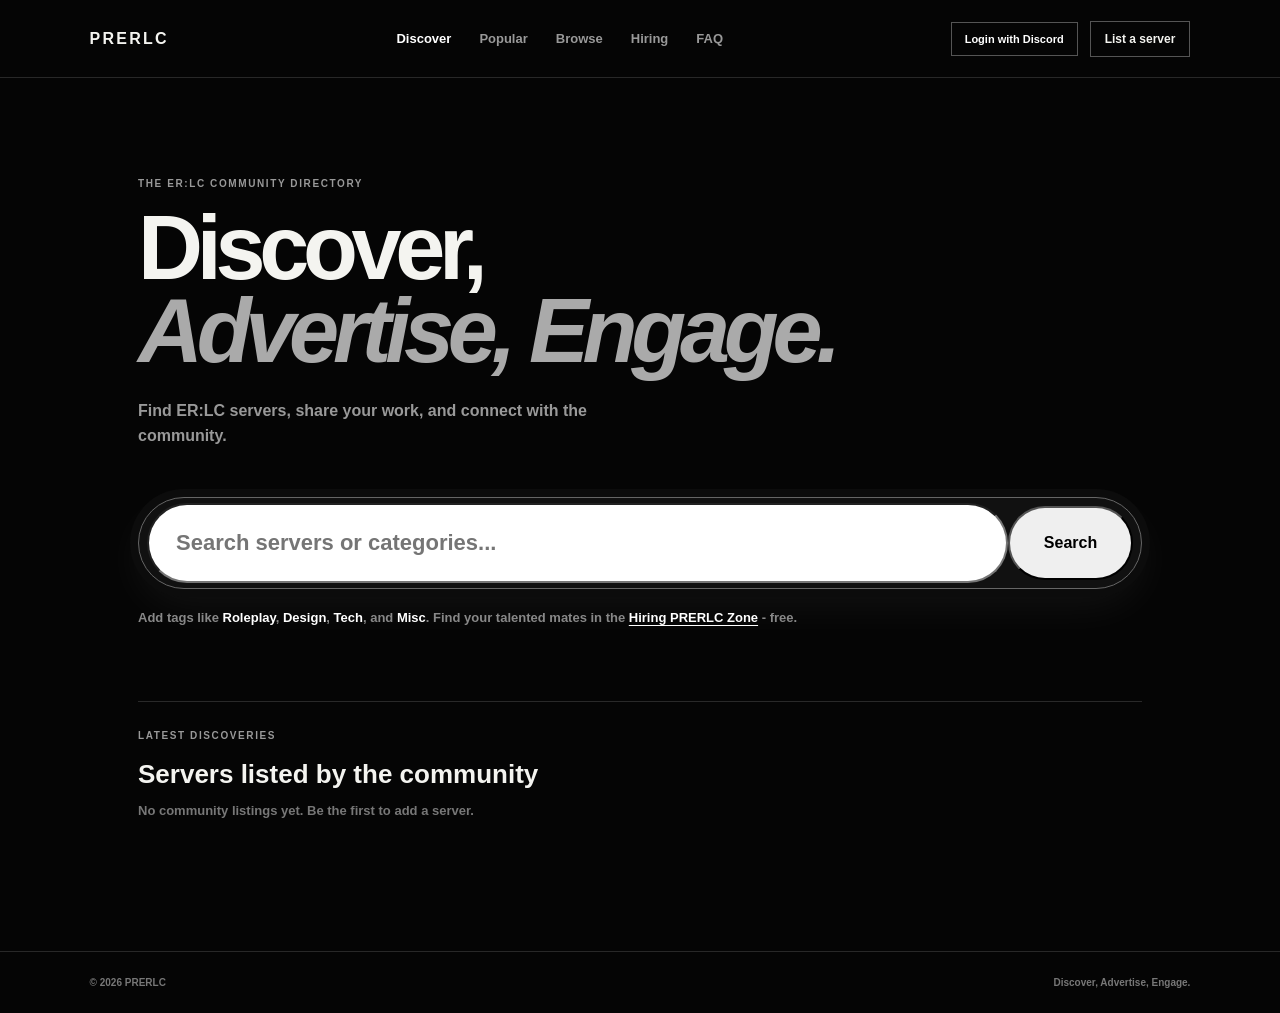
<file: index.html>
<!doctype html>
<html lang="en">
<head>
  <meta charset="UTF-8">
  <meta name="viewport" content="width=device-width, initial-scale=1.0">
  <title>PRERLC - Discover, Advertise, Engage</title>
  <link rel="stylesheet" href="page.css">
  <link rel="stylesheet" href="typography.css">
  <link rel="stylesheet" href="account.css">
  <link rel="stylesheet" href="discover.css">
   <style>
    .home-search{display:flex;align-items:center;width:100%;max-width:none;align-self:stretch;height:92px;margin-top:48px;padding:8px;border:1px solid #666;border-radius:50px;background:#111;box-shadow:0 0 0 8px #0c0c0c,0 16px 45px rgba(255,255,255,.06);overflow:hidden}
    .home-search input{flex:1;width:100%;font-size:22px;padding:25px 27px;border-radius:42px}
    .home-search button{flex:0 0 125px;min-width:125px;height:100%;border-radius:42px;font-size:16px;transition:transform .2s,background .2s}
    .home-search button:hover{transform:scale(1.03);background:#ddd}
    .search-note{max-width:800px;margin:19px 0 0;color:#888;font-size:13px;line-height:1.6}
    .search-note b{color:#fff}
    .search-note a{color:#fff;text-decoration:underline;text-underline-offset:3px}
    @media(max-width:700px){.home-search{height:76px;margin-top:34px;padding:6px}.home-search input{font-size:16px;padding:18px}.home-search button{flex-basis:105px;min-width:105px;font-size:13px}}
   </style>
</head>
<body>
  <header class="site-header">
    <a class="brand" href="index.html">PRERLC</a>
    <nav class="site-nav" aria-label="Main navigation">
      <a class="active" href="index.html">Discover</a>
      <a href="popular.html">Popular</a>
      <a href="browse.html">Browse</a>
      <a href="hiring.html">Hiring</a>
      <a href="faq.html">FAQ</a>
    </nav>
    <div class="header-actions"><button class="login-button" id="openAccount" type="button">Login with Discord</button><a class="header-action" href="submit.html">List a server</a></div>
  </header>

  <main class="page home-page">
    <p class="eyebrow">THE ER:LC COMMUNITY DIRECTORY</p>
    <h1>Discover,<br><em>Advertise, Engage.</em></h1>
    <p class="lead">Find ER:LC servers, share your work, and connect with the community.</p>
    <form class="home-search" id="homeSearch">
      <input id="searchInput" type="search" placeholder="Search servers or categories..." aria-label="Search servers">
      <button type="submit">Search</button>
    </form>
    <p class="search-note">Add tags like <b>Roleplay</b>, <b>Design</b>, <b>Tech</b>, and <b>Misc</b>. Find your talented mates in the <a href="hiring.html">Hiring PRERLC Zone</a> - free.</p>
    <section class="discover-list" id="discoverList" aria-labelledby="discoverTitle">
      <div class="discover-heading"><p class="eyebrow">LATEST DISCOVERIES</p><h2 id="discoverTitle">Servers listed by the community</h2></div>
      <div id="listedServers"><p class="empty-discover">No community listings yet. Be the first to add a server.</p></div>
    </section>
  </main>

  <footer class="simple-footer">© 2026 PRERLC <span>Discover, Advertise, Engage.</span></footer>
  <div class="account-modal" id="accountModal" aria-hidden="true">
    <div class="account-backdrop" data-close-account></div>
    <section class="account-panel" role="dialog" aria-modal="true" aria-labelledby="accountTitle">
      <button class="account-close" type="button" data-close-account aria-label="Close">×</button>
      <div id="authView">
        <p class="eyebrow">PRERLC ACCOUNT</p>
        <h2 id="accountTitle">Manage your<br><em>servers.</em></h2>
        <p class="account-copy">Login with Discord to see your listed servers and add new communities to PRERLC.</p>
        <button class="discord-login" id="discordAuth" type="button">Continue with Discord</button>
        <small class="auth-note">Your Discord identity is used for account access.</small>
      </div>
      <div id="dashboardView" hidden>
        <div class="account-heading"><div><p class="eyebrow">YOUR DASHBOARD</p><h2>My servers</h2></div><button class="small-button" id="showAddServer" type="button">+ Add server</button></div>
        <div class="account-user"><span class="user-avatar">A</span><span><b>Alex</b><small>Signed in with Discord</small></span></div>
        <div class="owned-servers" id="ownedServers"><article><span class="server-logo">N</span><div><b>Northstar County</b><small>Roleplay · 8.9k members</small></div><div class="owned-actions"><a href="https://discord.com" target="_blank" rel="noreferrer">Open link ↗</a><button class="remove-owned" type="button">Remove just for me</button></div></article><article><span class="server-logo green-logo">C</span><div><b>Civic Works</b><small>Design · 2.1k members</small></div><div class="owned-actions"><a href="https://discord.com" target="_blank" rel="noreferrer">Open link ↗</a><button class="remove-owned" type="button">Remove just for me</button></div></article></div>
        <form class="add-server-form" id="addServerForm" hidden><p class="eyebrow">NEW SERVER</p><label>Server name<input name="name" required placeholder="Northstar County"></label><label>Server logo<input name="logo" type="file" accept="image/*"></label><label>Server bio<textarea name="bio" required placeholder="Tell players what your server is about..."></textarea></label><label>Server link<input name="link" type="url" required placeholder="https://discord.gg/"></label><fieldset><legend>Category</legend><label><input type="radio" name="category" value="Roleplay" checked> Roleplay</label><label><input type="radio" name="category" value="Design"> Design</label><label><input type="radio" name="category" value="Tech"> Tech</label><label><input type="radio" name="category" value="Misc"> Misc</label></fieldset><button class="publish-button" type="submit">Add server</button></form>
      </div>
    </section>
  </div>
  <script>
    document.querySelector('#homeSearch').addEventListener('submit', function (event) {
      event.preventDefault();
      const query = document.querySelector('#searchInput').value.trim();
      if (!query) return;
      document.querySelectorAll('#listedServers article').forEach((card) => { card.hidden = !card.dataset.search.includes(query.toLowerCase()); });
    });

    const storedServers = JSON.parse(localStorage.getItem('prerlcServers') || '[]');
    const removedServers = new Set(JSON.parse(localStorage.getItem('prerlcRemovedServers') || '[]'));
    const serverKey = (server) => server.id || `${server.name}|${server.link}`;
    const visibleServers = storedServers.filter((server) => !removedServers.has(serverKey(server)));
    const listedServers = document.querySelector('#listedServers');
    if (visibleServers.length) {
      listedServers.innerHTML = visibleServers.map((server) => `<article class="listed-server" data-id="${server.id || ''}" data-key="${serverKey(server)}" data-search="${server.name.toLowerCase()} ${server.category.toLowerCase()} ${(server.tags || []).join(' ').toLowerCase()} ${server.bio.toLowerCase()}">${server.logo ? `<img src="${server.logo}" alt="${server.name} logo">` : '<span class="listing-placeholder">' + server.name.charAt(0).toUpperCase() + '</span>'}<div><h3>${server.name}</h3><div class="listing-tags"><span>${server.category}</span>${(server.tags || []).map((tag) => `<span>${tag}</span>`).join('')}</div><p>${server.bio}</p></div><div class="listing-actions"><a href="${server.link}" target="_blank" rel="noreferrer">Open ↗</a><button class="remove-server" type="button">Remove</button></div></article>`).join('');
      listedServers.querySelectorAll('.remove-server').forEach((button) => button.addEventListener('click', () => {
        const card = button.closest('.listed-server');
        const hidden = new Set(JSON.parse(localStorage.getItem('prerlcRemovedServers') || '[]'));
        hidden.add(card.dataset.key);
        localStorage.setItem('prerlcRemovedServers', JSON.stringify([...hidden]));
        const remaining = JSON.parse(localStorage.getItem('prerlcServers') || '[]').filter((server) => serverKey(server) !== card.dataset.key);
        localStorage.setItem('prerlcServers', JSON.stringify(remaining));
        card.remove();
      }));
    }

    const accountModal = document.querySelector('#accountModal');
    const authView = document.querySelector('#authView');
    const dashboardView = document.querySelector('#dashboardView');
    const addServerForm = document.querySelector('#addServerForm');
    document.querySelector('#openAccount').addEventListener('click', () => { accountModal.classList.add('open'); accountModal.setAttribute('aria-hidden', 'false'); });
    document.querySelectorAll('[data-close-account]').forEach((item) => item.addEventListener('click', () => { accountModal.classList.remove('open'); accountModal.setAttribute('aria-hidden', 'true'); }));
    const callbackUrl = `${window.location.origin}/api/auth/callback`;
    const discordAuthUrl = `https://discord.com/oauth2/authorize?client_id=1549815037395206164&response_type=code&redirect_uri=${encodeURIComponent(callbackUrl)}&scope=identify+guilds`;
    document.querySelector('#discordAuth').addEventListener('click', () => {
      window.open(discordAuthUrl, 'prerlcDiscordLogin', 'width=520,height=760,resizable=yes,scrollbars=yes');
    });
    window.addEventListener('message', async (event) => {
      if (event.origin !== window.location.origin || event.data?.type !== 'prerlc-auth-complete') return;
      const response = await fetch('/api/me');
      if (!response.ok) return;
      const account = await response.json();
      authView.hidden = true;
      dashboardView.hidden = false;
      document.querySelector('.account-user b').textContent = account.user.global_name || account.user.username;
      document.querySelector('.user-avatar').textContent = (account.user.global_name || account.user.username).charAt(0).toUpperCase();
      const serverList = document.querySelector('#ownedServers');
      serverList.innerHTML = account.guilds.map((guild) => `<article><span class="server-logo">${guild.name.charAt(0).toUpperCase()}</span><div><b>${guild.name}</b><small>Discord server</small></div><a href="https://discord.com/channels/${guild.id}" target="_blank" rel="noreferrer">Open link ↗</a></article>`).join('') || '<p class="account-copy">No Discord servers found.</p>';
    });
    document.querySelector('#showAddServer').addEventListener('click', () => { addServerForm.hidden = !addServerForm.hidden; });
    document.querySelectorAll('.remove-owned').forEach((button) => button.addEventListener('click', () => button.closest('article').remove()));
    addServerForm.addEventListener('submit', (event) => {
      event.preventDefault();
      const formData = new FormData(addServerForm);
      const card = document.createElement('article');
      card.innerHTML = `<span class="server-logo">${(formData.get('name') || 'S').toString().charAt(0).toUpperCase()}</span><div><b>${formData.get('name')}</b><small>${formData.get('category')} · New listing</small></div><a href="${formData.get('link')}" target="_blank" rel="noreferrer">Open link ↗</a>`;
      document.querySelector('#ownedServers').append(card);
      addServerForm.reset();
      addServerForm.hidden = true;
    });
  </script>
</body>
</html>
</file>
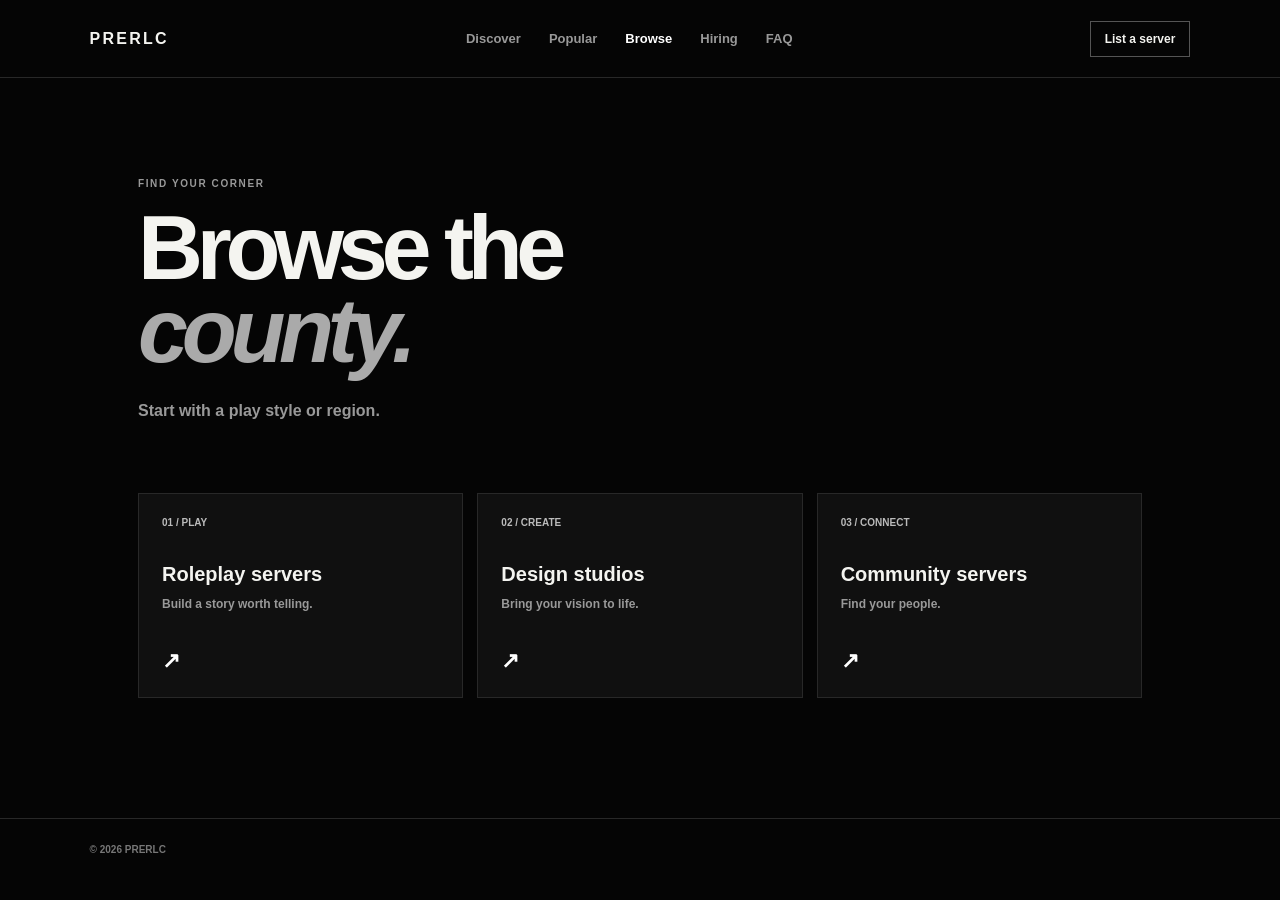
<file: browse.html>
<!doctype html><html><head><meta charset="UTF-8"><meta name="viewport" content="width=device-width,initial-scale=1"><title>Browse | PRERLC</title><link rel="stylesheet" href="page.css"><link rel="stylesheet" href="typography.css"></head><body><header class="site-header"><a class="brand" href="index.html">PRERLC</a><nav class="site-nav"><a href="index.html">Discover</a><a href="popular.html">Popular</a><a class="active" href="browse.html">Browse</a><a href="hiring.html">Hiring</a><a href="faq.html">FAQ</a></nav><a class="header-action" href="submit.html">List a server</a></header><main class="page"><p class="eyebrow">FIND YOUR CORNER</p><h1>Browse the<br><em>county.</em></h1><p class="lead">Start with a play style or region.</p><div class="page-grid"><a class="simple-card" href="#"><span class="tag">01 / PLAY</span><span><h2>Roleplay servers</h2><p>Build a story worth telling.</p></span><b class="arrow">↗</b></a><a class="simple-card" href="#"><span class="tag">02 / CREATE</span><span><h2>Design studios</h2><p>Bring your vision to life.</p></span><b class="arrow">↗</b></a><a class="simple-card" href="#"><span class="tag">03 / CONNECT</span><span><h2>Community servers</h2><p>Find your people.</p></span><b class="arrow">↗</b></a></div></main><footer class="simple-footer">© 2026 PRERLC</footer></body></html>
</file>
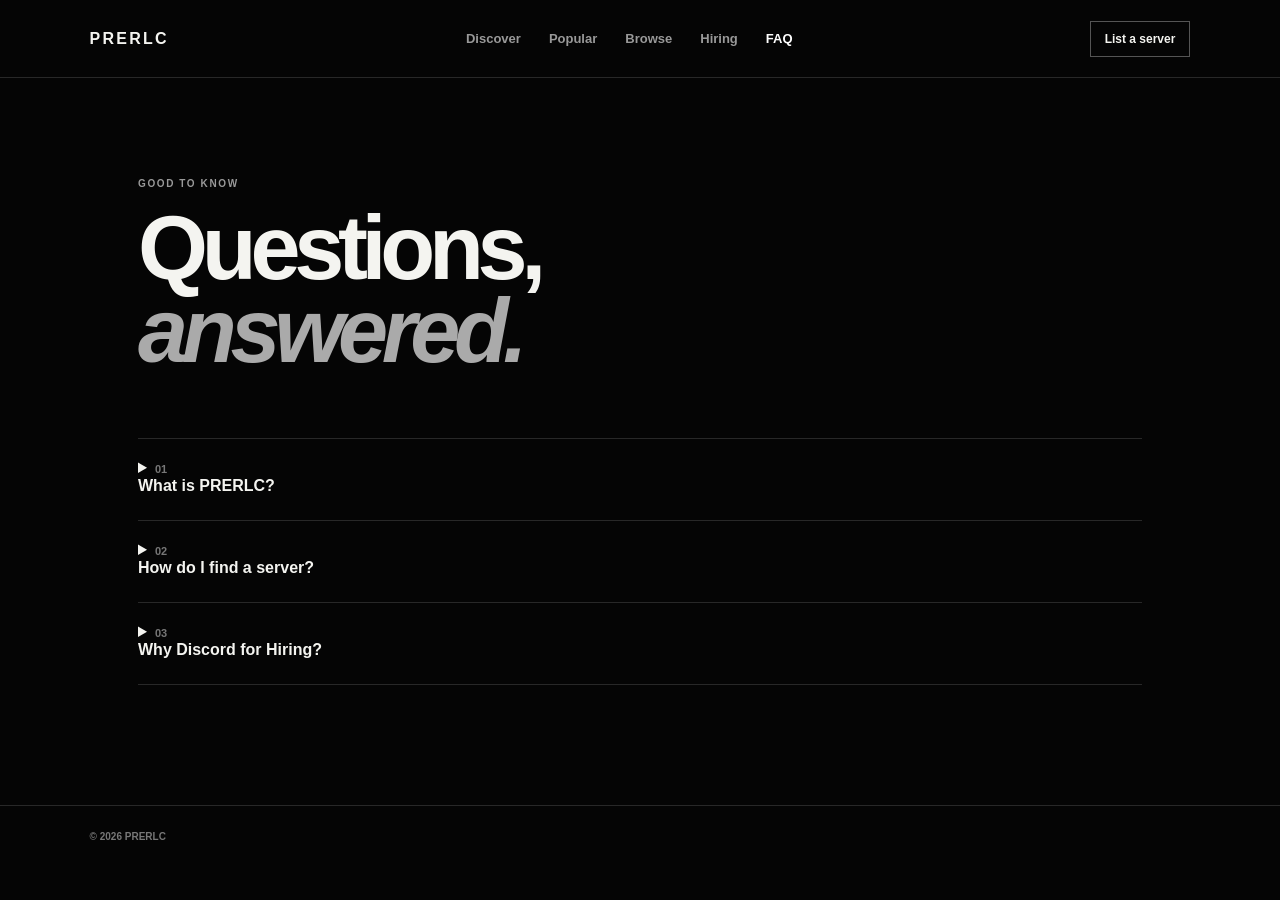
<file: faq.html>
<!doctype html><html><head><meta charset="UTF-8"><meta name="viewport" content="width=device-width,initial-scale=1"><title>FAQ | PRERLC</title><link rel="stylesheet" href="page.css"><link rel="stylesheet" href="typography.css"></head><body><header class="site-header"><a class="brand" href="index.html">PRERLC</a><nav class="site-nav"><a href="index.html">Discover</a><a href="popular.html">Popular</a><a href="browse.html">Browse</a><a href="hiring.html">Hiring</a><a class="active" href="faq.html">FAQ</a></nav><a class="header-action" href="submit.html">List a server</a></header><main class="page"><p class="eyebrow">GOOD TO KNOW</p><h1>Questions,<br><em>answered.</em></h1><div class="page-list"><details class="list-item"><summary><span class="number">01</span><h2>What is PRERLC?</h2></summary><p>PRERLC is a directory for ER:LC communities, talent, and projects.</p></details><details class="list-item"><summary><span class="number">02</span><h2>How do I find a server?</h2></summary><p>Use Discover, Popular, or Browse.</p></details><details class="list-item"><summary><span class="number">03</span><h2>Why Discord for Hiring?</h2></summary><p>Discord login helps keep talent profiles connected to real identities.</p></details></div></main><footer class="simple-footer">© 2026 PRERLC</footer></body></html>
</file>
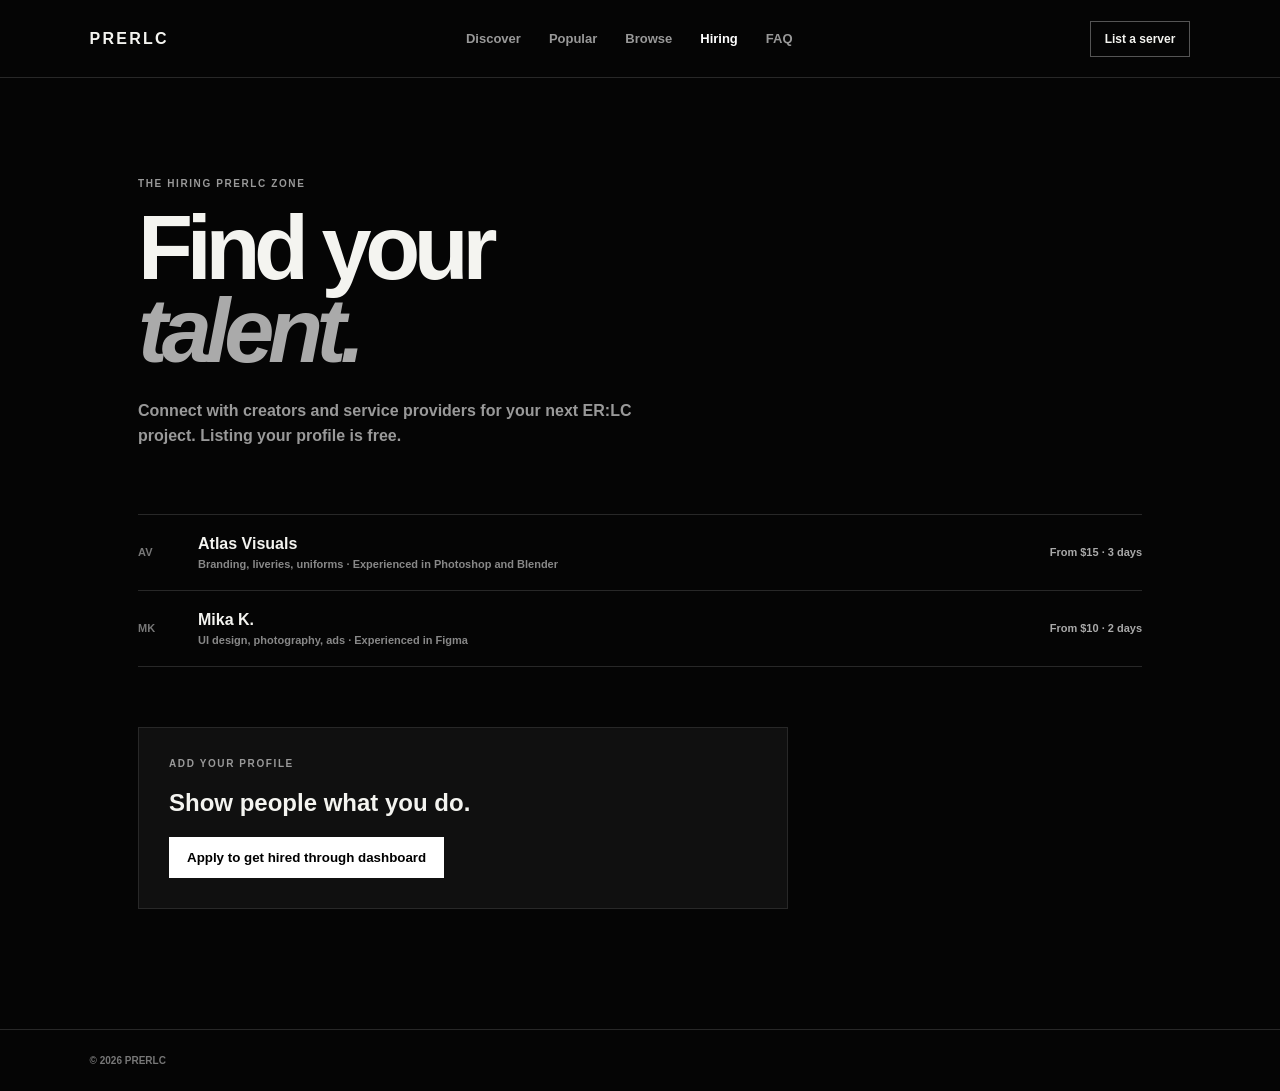
<file: hiring.html>
<!doctype html>
<html lang="en">
<head>
  <meta charset="UTF-8">
  <meta name="viewport" content="width=device-width,initial-scale=1">
  <title>Hiring | PRERLC</title>
  <link rel="stylesheet" href="page.css">
  <link rel="stylesheet" href="typography.css">
  <style>.remove-profile{display:block;margin-top:7px;border:0;background:transparent;color:#888;font:10px Arial;text-decoration:underline;cursor:pointer}.remove-profile:hover{color:#fff}</style>
</head>
<body>
  <header class="site-header"><a class="brand" href="index.html">PRERLC</a><nav class="site-nav"><a href="index.html">Discover</a><a href="popular.html">Popular</a><a href="browse.html">Browse</a><a class="active" href="hiring.html">Hiring</a><a href="faq.html">FAQ</a></nav><a class="header-action" href="submit.html">List a server</a></header>
  <main class="page">
    <p class="eyebrow">THE HIRING PRERLC ZONE</p>
    <h1>Find your<br><em>talent.</em></h1>
    <p class="lead">Connect with creators and service providers for your next ER:LC project. Listing your profile is free.</p>

    <div class="page-list" id="talentList">
      <article class="list-item"><span class="number">AV</span><div><h2>Atlas Visuals</h2><p>Branding, liveries, uniforms · Experienced in Photoshop and Blender</p></div><strong>From $15 · 3 days</strong></article>
      <article class="list-item"><span class="number">MK</span><div><h2>Mika K.</h2><p>UI design, photography, ads · Experienced in Figma</p></div><strong>From $10 · 2 days</strong></article>
    </div>

    <form class="form-panel" id="talentForm">
      <p class="eyebrow">ADD YOUR PROFILE</p>
      <h2>Show people what you do.</h2>
      <button type="button" id="discordButton">Apply to get hired through dashboard</button>
      <div id="profileFields" hidden>
        <label>Discord username<input name="discord" required placeholder="username or username#0000"></label>
        <label>Experience<input name="experience" required placeholder="e.g. 2 years"></label>
        <label>Experienced in<input name="skills" required placeholder="Liveries, graphics, management..."></label>
        <label>Starting price from<input name="price" required placeholder="e.g. $10 per order"></label>
        <label>Number of days you can take per order<input name="days" type="number" min="1" required placeholder="e.g. 3"></label>
        <button type="submit">Publish profile ↗</button>
      </div>
    </form>
  </main>
  <footer class="simple-footer">© 2026 PRERLC</footer>
  <script>
    const talentForm = document.querySelector('#talentForm');
    const discordButton = document.querySelector('#discordButton');
    const profileFields = document.querySelector('#profileFields');
    const talentList = document.querySelector('#talentList');
    discordButton.addEventListener('click', () => { discordButton.hidden = true; profileFields.hidden = false; });
    const savedProfiles = JSON.parse(localStorage.getItem('prerlcTalentProfiles') || '[]');
    savedProfiles.forEach((profile) => addProfile(profile, false));
    function addProfile(profile, isOwner) {
      const initials = profile.discord.slice(0, 2).toUpperCase();
      const item = document.createElement('article');
      item.className = 'list-item';
      item.innerHTML = `<span class="number">${initials}</span><div><h2>${profile.discord}</h2><p>${profile.experience} experience · Experienced in ${profile.skills}</p></div><strong>From ${profile.price} · ${profile.days} days <button class="remove-profile" type="button">Remove</button></strong>`;
      if (item.querySelector('.remove-profile')) item.querySelector('.remove-profile').addEventListener('click', () => {
        if (profile.id) {
          const remaining = JSON.parse(localStorage.getItem('prerlcTalentProfiles') || '[]').filter((saved) => saved.id !== profile.id);
          localStorage.setItem('prerlcTalentProfiles', JSON.stringify(remaining));
        }
        item.remove();
      });
      talentList.append(item);
    }
    talentForm.addEventListener('submit', (event) => {
      event.preventDefault();
      const data = new FormData(talentForm);
      const profile = { id: crypto.randomUUID(), discord: data.get('discord'), experience: data.get('experience'), skills: data.get('skills'), price: data.get('price'), days: data.get('days') };
      const profiles = JSON.parse(localStorage.getItem('prerlcTalentProfiles') || '[]');
      profiles.unshift(profile);
      localStorage.setItem('prerlcTalentProfiles', JSON.stringify(profiles));
      addProfile(profile, true);
      talentForm.reset();
      profileFields.hidden = true;
      discordButton.hidden = false;
    });
  </script>
</body>
</html>
</file>
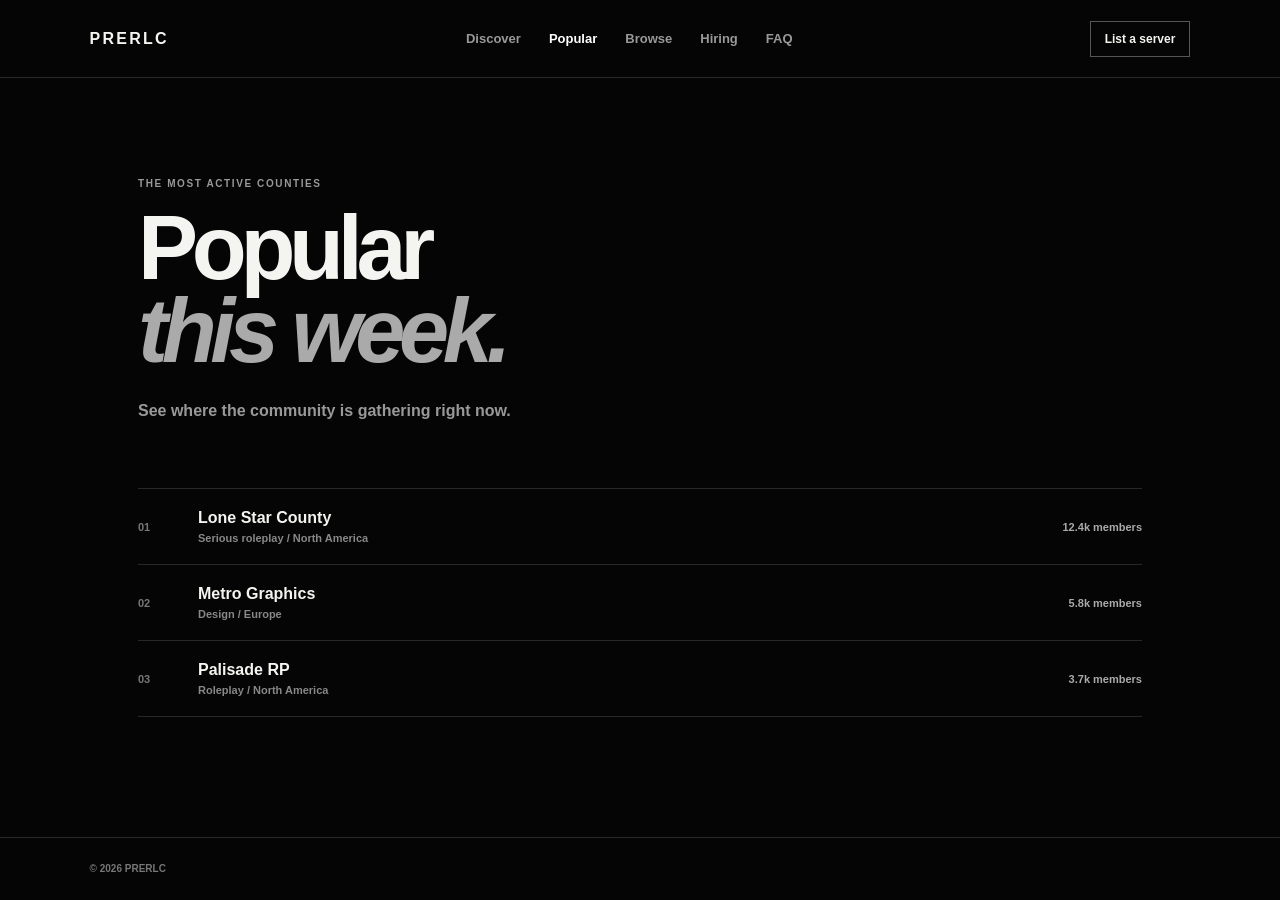
<file: popular.html>
<!doctype html><html><head><meta charset="UTF-8"><meta name="viewport" content="width=device-width,initial-scale=1"><title>Popular | PRERLC</title><link rel="stylesheet" href="page.css"><link rel="stylesheet" href="typography.css"></head><body><header class="site-header"><a class="brand" href="index.html">PRERLC</a><nav class="site-nav"><a href="index.html">Discover</a><a class="active" href="popular.html">Popular</a><a href="browse.html">Browse</a><a href="hiring.html">Hiring</a><a href="faq.html">FAQ</a></nav><a class="header-action" href="submit.html">List a server</a></header><main class="page"><p class="eyebrow">THE MOST ACTIVE COUNTIES</p><h1>Popular<br><em>this week.</em></h1><p class="lead">See where the community is gathering right now.</p><div class="page-list"><a class="list-item" href="#"><span class="number">01</span><div><h2>Lone Star County</h2><p>Serious roleplay / North America</p></div><strong>12.4k members</strong></a><a class="list-item" href="#"><span class="number">02</span><div><h2>Metro Graphics</h2><p>Design / Europe</p></div><strong>5.8k members</strong></a><a class="list-item" href="#"><span class="number">03</span><div><h2>Palisade RP</h2><p>Roleplay / North America</p></div><strong>3.7k members</strong></a></div></main><footer class="simple-footer">© 2026 PRERLC</footer></body></html>
</file>
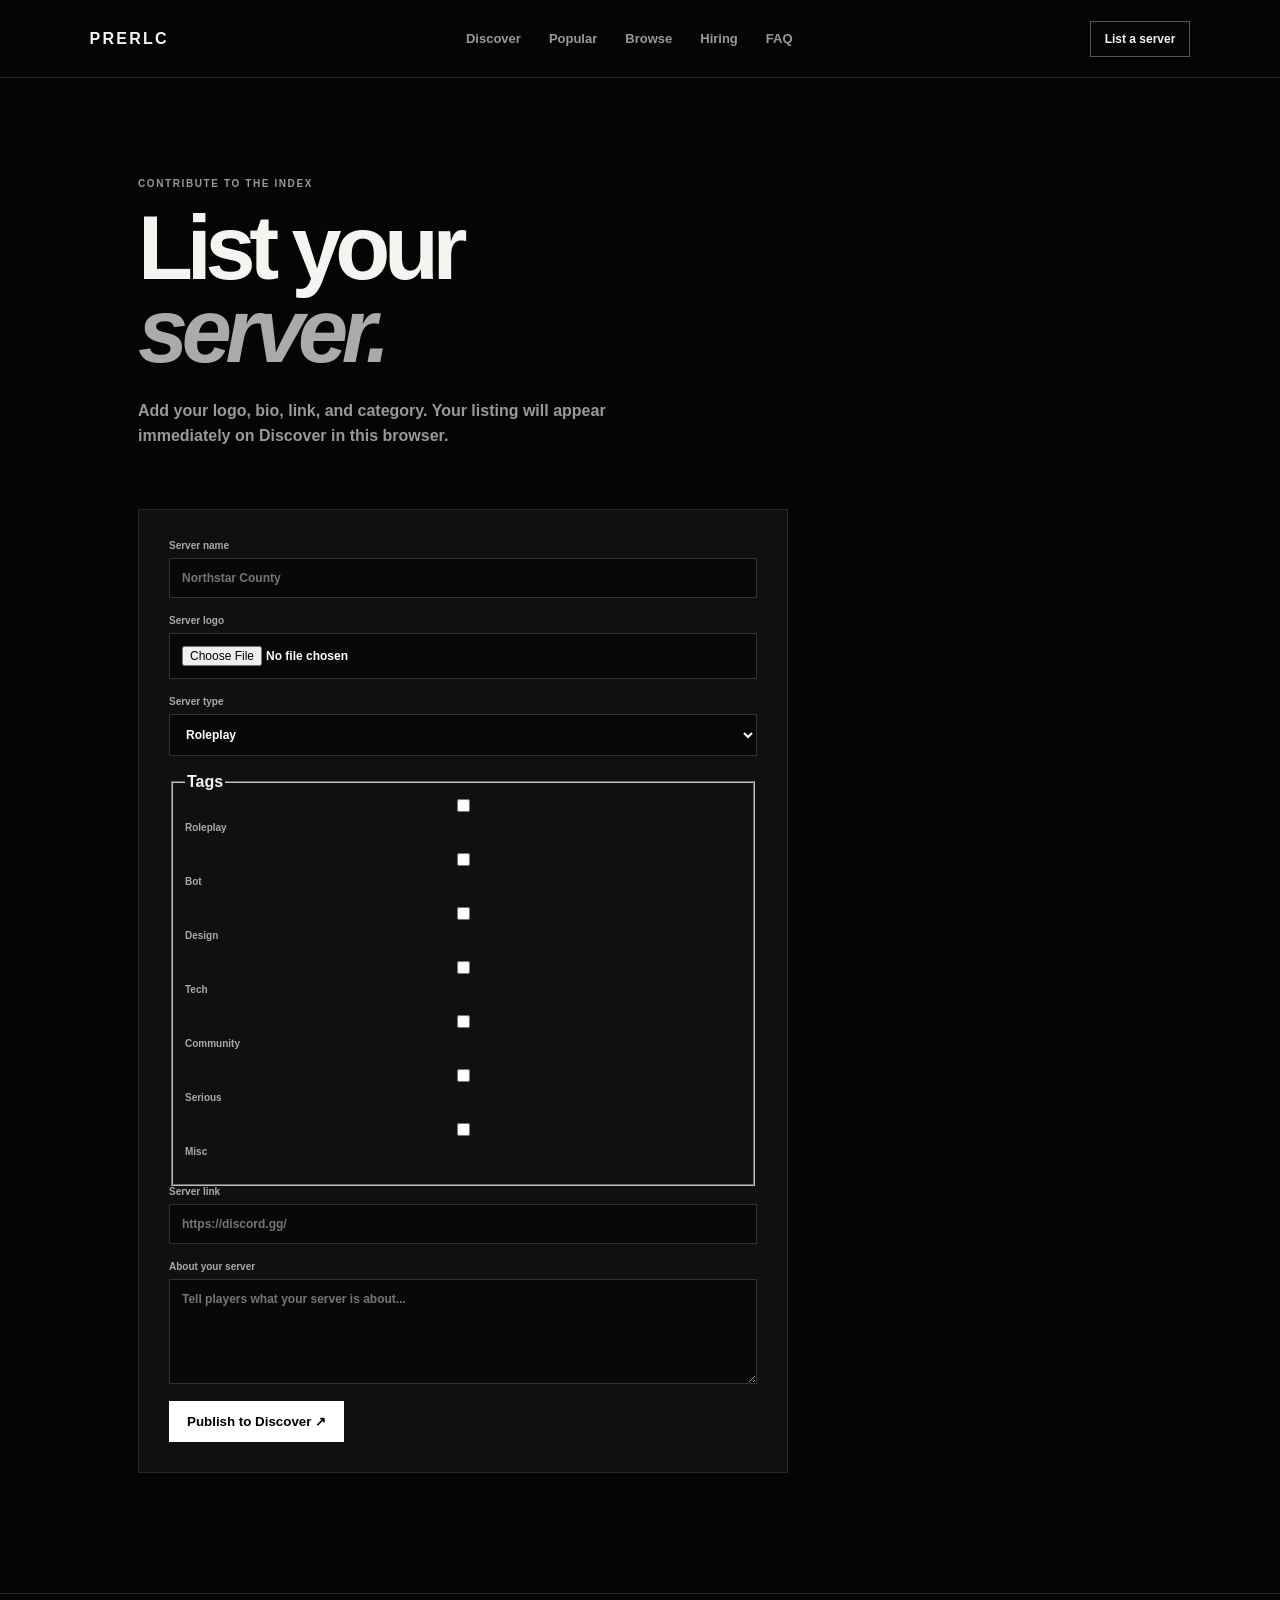
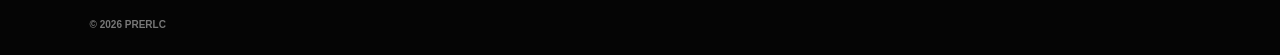
<file: submit.html>
<!doctype html>
<html lang="en">
<head>
  <meta charset="UTF-8">
  <meta name="viewport" content="width=device-width,initial-scale=1">
  <title>List a server | PRERLC</title>
  <link rel="stylesheet" href="page.css">
  <link rel="stylesheet" href="typography.css">
</head>
<body>
  <header class="site-header"><a class="brand" href="index.html">PRERLC</a><nav class="site-nav"><a href="index.html">Discover</a><a href="popular.html">Popular</a><a href="browse.html">Browse</a><a href="hiring.html">Hiring</a><a href="faq.html">FAQ</a></nav><a class="header-action" href="submit.html">List a server</a></header>
  <main class="page"><p class="eyebrow">CONTRIBUTE TO THE INDEX</p><h1>List your<br><em>server.</em></h1><p class="lead">Add your logo, bio, link, and category. Your listing will appear immediately on Discover in this browser.</p>
    <form class="form-panel" id="serverForm"><label>Server name<input name="name" required placeholder="Northstar County"></label><label>Server logo <input name="logo" type="file" accept="image/png,image/jpeg,image/webp"></label><label>Server type<select name="category"><option>Roleplay</option><option>Design</option><option>Tech</option><option>Misc</option></select></label><fieldset class="tag-options"><legend>Tags</legend><label><input type="checkbox" name="tags" value="Roleplay"> Roleplay</label><label><input type="checkbox" name="tags" value="Bot"> Bot</label><label><input type="checkbox" name="tags" value="Design"> Design</label><label><input type="checkbox" name="tags" value="Tech"> Tech</label><label><input type="checkbox" name="tags" value="Community"> Community</label><label><input type="checkbox" name="tags" value="Serious"> Serious</label><label><input type="checkbox" name="tags" value="Misc"> Misc</label></fieldset><label>Server link<input name="link" type="url" required placeholder="https://discord.gg/"></label><label>About your server<textarea name="bio" required placeholder="Tell players what your server is about..."></textarea></label><button type="submit">Publish to Discover ↗</button></form>
  </main>
  <footer class="simple-footer">© 2026 PRERLC</footer>
  <script>
    const form = document.querySelector('#serverForm');
    form.addEventListener('submit', (event) => {
      event.preventDefault();
      const data = new FormData(form);
      const logoFile = data.get('logo');
      const saveServer = (logo) => {
        const servers = JSON.parse(localStorage.getItem('prerlcServers') || '[]');
        servers.unshift({ id: crypto.randomUUID(), owner: true, name: data.get('name'), category: data.get('category'), tags: data.getAll('tags'), link: data.get('link'), bio: data.get('bio'), logo });
        localStorage.setItem('prerlcServers', JSON.stringify(servers));
        window.location.href = 'index.html';
      };
      if (logoFile && logoFile.size) {
        const reader = new FileReader();
        reader.addEventListener('load', () => saveServer(reader.result));
        reader.readAsDataURL(logoFile);
      } else saveServer('');
    });
  </script>
</body>
</html>
</file>
<file: page.css>
@import url('https://fonts.googleapis.com/css2?family=DM+Mono:wght@400;500&family=Space+Grotesk:wght@400;500;600;700&display=swap');:root{--bg:#050505;--panel:#101010;--line:#282828;--muted:#999;--white:#f4f4f0}*{box-sizing:border-box}html{scroll-behavior:smooth}body{margin:0;background:var(--bg);color:var(--white);font-family:'Space Grotesk',sans-serif}a{color:inherit;text-decoration:none}.site-header{height:78px;border-bottom:1px solid var(--line);display:flex;align-items:center;justify-content:space-between;padding:0 7vw}.brand{display:flex;align-items:center;gap:10px;font-weight:700;letter-spacing:.14em}.mark{display:flex;align-items:flex-end;gap:3px;height:22px}.mark i{display:block;width:5px;height:12px;background:#fff}.mark i:nth-child(2){height:20px;background:#777}.mark i:nth-child(3){height:16px;background:#bbb}.site-nav{display:flex;gap:28px;font-size:13px;color:#999}.site-nav a:hover,.site-nav .active{color:#fff}.header-action{font-size:12px;border:1px solid #555;padding:10px 14px}.page{max-width:1060px;margin:0 auto;padding:100px 28px 120px}.eyebrow{font:10px 'DM Mono';letter-spacing:.16em;color:#999;margin:0 0 18px}.page h1{font-size:clamp(52px,8vw,90px);line-height:.92;letter-spacing:-.07em;margin:0 0 25px;max-width:700px}.page h1 em{font-family:Georgia,serif;font-weight:400;color:#aaa}.lead{font-size:16px;line-height:1.6;color:#999;max-width:510px}.page-grid{display:grid;grid-template-columns:repeat(3,1fr);gap:14px;margin-top:70px}.simple-card{background:var(--panel);border:1px solid var(--line);padding:23px;min-height:205px;display:flex;flex-direction:column;justify-content:space-between}.simple-card h2{font-size:20px;margin:0 0 9px}.simple-card p{font-size:12px;line-height:1.6;color:#999;margin:0}.simple-card .tag{font:10px 'DM Mono';color:#bbb}.simple-card .arrow{font-size:22px;color:#fff}.page-list{margin-top:65px;border-top:1px solid var(--line)}.list-item{display:grid;grid-template-columns:45px 1fr auto;gap:15px;align-items:center;padding:20px 0;border-bottom:1px solid var(--line)}.list-item .number{font:11px 'DM Mono';color:#777}.list-item h2{font-size:16px;margin:0 0 5px}.list-item p{font-size:11px;color:#888;margin:0}.list-item strong{font:11px 'DM Mono';color:#aaa}.form-panel{max-width:650px;margin-top:60px;background:var(--panel);border:1px solid var(--line);padding:30px}.form-panel label{display:flex;flex-direction:column;gap:7px;font:10px 'DM Mono';color:#aaa;margin-bottom:17px}.form-panel input,.form-panel textarea,.form-panel select{background:#080808;border:1px solid #333;color:#fff;padding:12px;font:12px 'Space Grotesk';outline:0}.form-panel textarea{min-height:105px;resize:vertical}.form-panel button{background:#fff;color:#000;border:0;padding:13px 18px;font-weight:600;cursor:pointer}.simple-footer{border-top:1px solid var(--line);padding:25px 7vw;display:flex;justify-content:space-between;color:#777;font:10px 'DM Mono'}.simple-footer nav{display:flex;gap:18px}.simple-footer a:hover{color:#fff}@media(max-width:700px){.site-header{padding:0 20px}.site-nav{display:none}.header-action{padding:8px 10px}.page{padding:65px 20px 80px}.page-grid{grid-template-columns:1fr;margin-top:45px}.simple-card{min-height:155px}.list-item{grid-template-columns:30px 1fr}.list-item strong{display:none}.simple-footer{padding:22px 20px;display:block;line-height:2}.simple-footer nav{margin-top:10px;flex-wrap:wrap}}
</file>
<file: typography.css>
body,body *{font-family:Arial,sans-serif!important;font-weight:700!important}
</file>
<file: account.css>
.header-actions{display:flex;align-items:center;gap:12px}.login-button,.small-button{border:1px solid #555;background:#050505;color:#fff;padding:10px 13px;font-size:11px;cursor:pointer}.account-modal{display:none;position:fixed;inset:0;z-index:10}.account-modal.open{display:block}.account-backdrop{position:absolute;inset:0;background:rgba(0,0,0,.78)}.account-panel{position:relative;z-index:1;width:min(560px,calc(100% - 32px));max-height:calc(100vh - 32px);overflow:auto;margin:16px auto;background:#101010;border:1px solid #444;padding:32px;color:#fff}.account-close{position:absolute;right:16px;top:12px;border:0;background:none;color:#aaa;font-size:24px;cursor:pointer}.account-panel h2{font-size:34px;line-height:.95;letter-spacing:-.06em;margin:0 0 16px}.account-panel h2 em{font-family:Arial,sans-serif;color:#aaa}.account-copy{color:#999;font-size:13px;line-height:1.6;max-width:390px;margin-bottom:24px}.discord-login,.publish-button{width:100%;border:0;background:#fff;color:#050505;padding:14px;cursor:pointer;font-size:12px}.auth-note{display:block;color:#777;text-align:center;font-size:10px;margin-top:13px}.account-heading{display:flex;align-items:end;justify-content:space-between;margin-bottom:20px}.account-heading h2{font-size:28px;margin:0}.account-user{display:flex;align-items:center;gap:10px;border:1px solid #292929;padding:12px;margin-bottom:16px}.user-avatar{display:grid;place-items:center;width:32px;height:32px;border-radius:50%;background:#777}.account-user b,.account-user small{display:block}.account-user small{color:#888;font-size:10px;margin-top:4px}.owned-servers{border-top:1px solid #333}.owned-servers article{display:grid;grid-template-columns:36px 1fr auto;gap:11px;align-items:center;border-bottom:1px solid #333;padding:14px 0}.server-logo{display:grid;place-items:center;width:36px;height:36px;background:#e96b3d;color:#fff}.green-logo{background:#668f79}.owned-servers b,.owned-servers small{display:block}.owned-servers small{font-size:10px;color:#888;margin-top:4px}.owned-servers a{font-size:10px;color:#bbb}.owned-actions{display:flex;flex-direction:column;align-items:flex-end;gap:7px}.remove-owned{border:0;background:none;color:#888;font:10px Arial;text-decoration:underline;cursor:pointer}.remove-owned:hover{color:#fff}.add-server-form{border-top:1px solid #333;margin-top:20px;padding-top:20px}.add-server-form label{display:block;color:#aaa;font-size:10px;margin:12px 0}.add-server-form input:not([type=radio]),.add-server-form textarea{display:block;width:100%;margin-top:6px;background:#070707;border:1px solid #3a3a3a;color:#fff;padding:11px;font:12px Arial}.add-server-form textarea{min-height:80px;resize:vertical}.add-server-form fieldset{border:1px solid #333;padding:12px;margin:16px 0;color:#aaa;font-size:11px}.add-server-form fieldset label{display:inline-block;margin:4px 12px 4px 0;color:#fff}.add-server-form legend{padding:0 6px;color:#aaa}.add-server-form input[type=radio]{accent-color:#fff}@media(max-width:700px){.topbar .header-actions .header-action{display:none}.header-actions{gap:0}.login-button{padding:8px}.account-panel{padding:27px 20px}.owned-servers article{grid-template-columns:36px 1fr}.owned-actions{grid-column:2;align-items:flex-start}.account-heading{align-items:start;gap:10px}}
</file>
<file: discover.css>
.discover-list{width:100%;margin-top:72px;border-top:1px solid #292929;padding-top:28px}.discover-heading h2{font-size:26px;margin:0}.empty-discover{color:#777;font-size:13px}.listed-server{display:grid;grid-template-columns:52px 1fr auto;gap:15px;align-items:center;border-bottom:1px solid #292929;padding:16px 0}.listed-server img,.listing-placeholder{width:52px;height:52px;border-radius:10px;object-fit:cover;background:#222;color:#fff;display:grid;place-items:center;font-size:20px}.listed-server h3{font-size:16px;margin:0 0 4px}.listed-server span{color:#aaa;font-size:10px}.listed-server p{color:#888;font-size:12px;margin:7px 0 0;line-height:1.4}.listing-actions{display:flex;flex-direction:column;align-items:flex-end;gap:8px}.listed-server a{font-size:11px;color:#fff;text-decoration:underline;text-underline-offset:4px}.remove-server{border:0;background:transparent;color:#888;font:10px Arial;text-decoration:underline;cursor:pointer}.remove-server:hover{color:#fff}@media(max-width:700px){.discover-list{margin-top:52px}.listed-server{grid-template-columns:44px 1fr}.listed-server img,.listing-placeholder{width:44px;height:44px}.listing-actions{grid-column:2;align-items:flex-start}.listed-server p{font-size:11px}}
</file>
